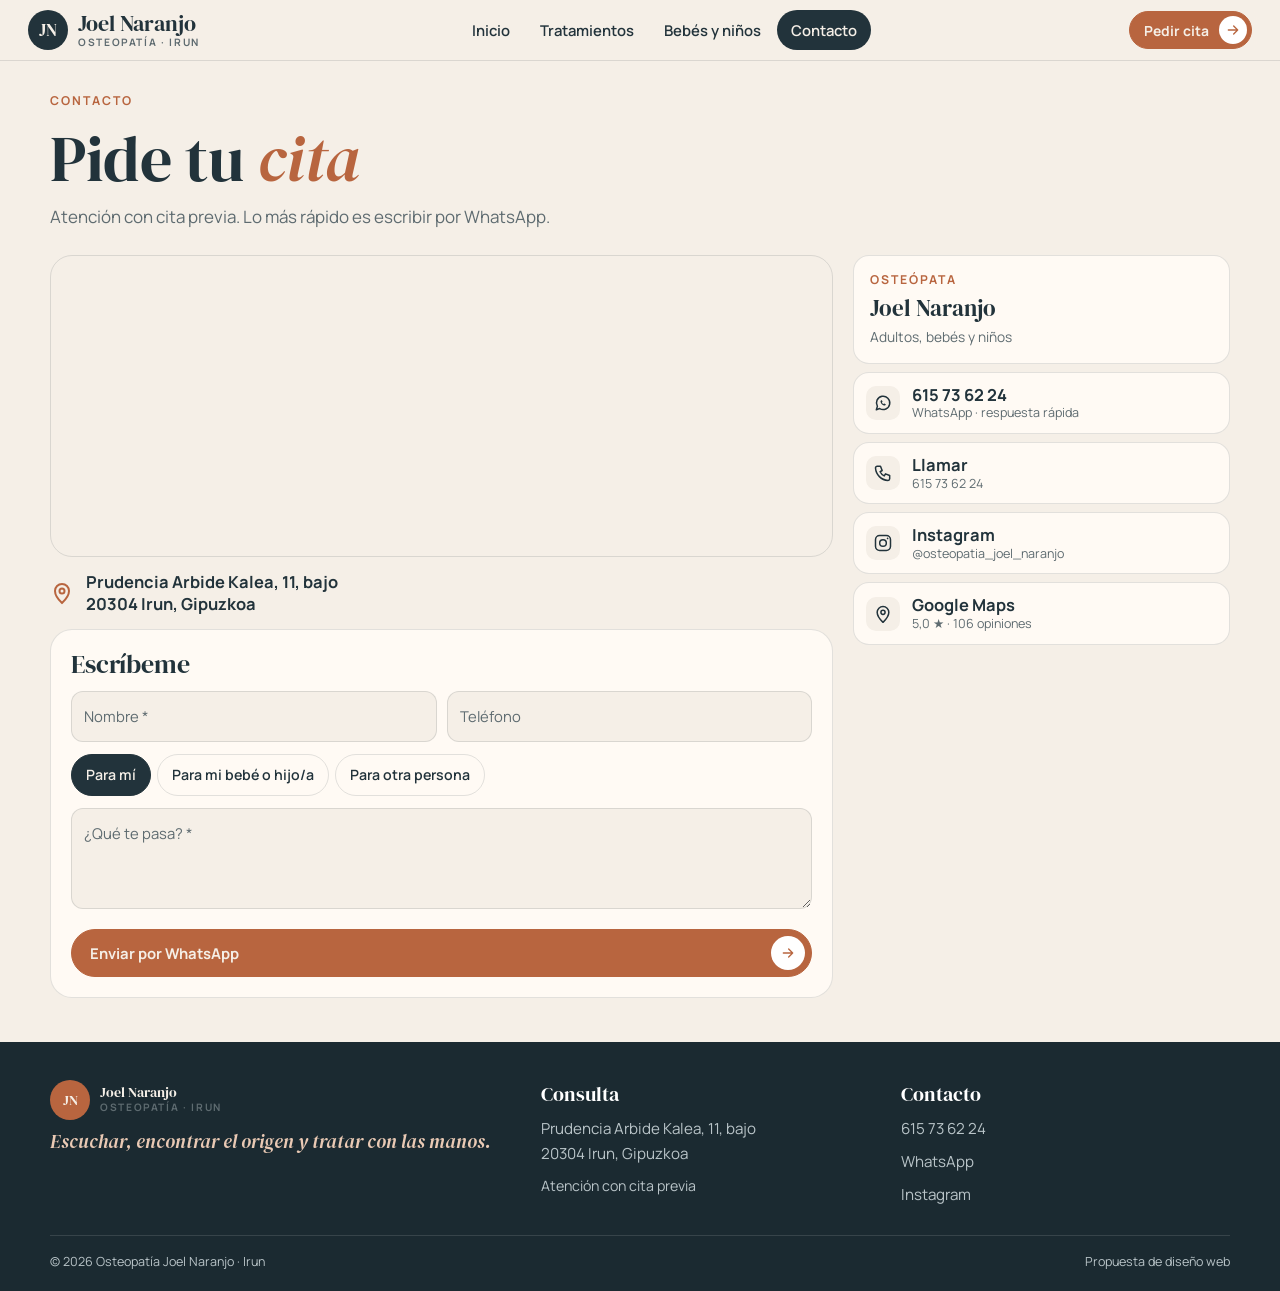
<file: contacto.html>
<!doctype html><html lang="es"><head><meta charset="utf-8"><meta name="viewport" content="width=device-width,initial-scale=1"><title>Contacto · Osteopatía Joel Naranjo, Irun</title><meta name="description" content="Pide cita en la consulta de osteopatía de Joel Naranjo en Irun. WhatsApp 615 73 62 24."><meta name="theme-color" content="#f5efe7">
<meta property="og:title" content="Contacto · Osteopatía Joel Naranjo, Irun"><meta property="og:description" content="Pide cita en la consulta de osteopatía de Joel Naranjo en Irun. WhatsApp 615 73 62 24."><meta property="og:image" content="https://lh3.googleusercontent.com/gps-cs-s/ANWiy9TvJ41HkzlFeAHoRbrjeAMNfdYeSB2c6aZxkKCM9-_R3UvihWblQCueUSfmP-xkuAS_VNYZGb2ejnvZMev5KFdSvprBQUGkmzEg_6mpwlvrNsRqUAPQyBxaNgTcz-XYGoepztT1=w1200">
<link rel="icon" href="favicon.svg" type="image/svg+xml"><link rel="preconnect" href="https://fonts.googleapis.com"><link rel="preconnect" href="https://fonts.gstatic.com" crossorigin>
<link href="https://fonts.googleapis.com/css2?family=DM+Serif+Display:ital@0;1&family=Manrope:wght@400;500;600;700&display=swap" rel="stylesheet"><link rel="stylesheet" href="styles.css?v=1793098519"></head><body>
<header class="top"><a class="brand" href="index.html?v=1793098519"><span class="mono">JN</span><span>Joel Naranjo<small>Osteopatía · Irun</small></span></a>
<nav class="menu"><a href="index.html?v=1793098519">Inicio</a><a href="tratamientos.html?v=1793098519">Tratamientos</a><a href="bebes.html?v=1793098519">Bebés y niños</a><a href="contacto.html?v=1793098519" class=on>Contacto</a></nav><div class="act"><a class="btn mag sm pri hcta" href="https://wa.me/34615736224?text=Hola%20Joel%2C%20me%20gustar%C3%ADa%20pedir%20cita." target=_blank rel=noopener><span>Pedir cita</span><i><svg viewBox="0 0 24 24" aria-hidden="true"><path d="M5 12h14M13 6l6 6-6 6"/></svg></i></a><button class="burger" aria-label="Menú" aria-expanded="false"><span></span><span></span></button></div></header>
<main><section class="phd pc"><div class="wrap"><p class="eyebrow">Contacto</p><h1>Pide tu <em>cita</em></h1><p class="lead">Atención con cita previa. Lo más rápido es escribir por WhatsApp.</p></div></section>
<section class="sec pt0"><div class="wrap cg"><div class="mcol"><div class="mapbox"><iframe title="Mapa de la consulta de Joel Naranjo" loading="lazy" src="https://maps.google.com/maps?q=Prudencia%20Arbide%20Kalea%2011%2C%2020304%20Irun&z=16&output=embed"></iframe></div>
<a class="addr" href="https://www.google.com/maps/place/?q=place_id:ChIJg5iMrVcJUQ0RHD5cQB5Qoo4" target="_blank" rel="noopener"><svg viewBox="0 0 24 24"><path d="M12 22s7-6.5 7-12a7 7 0 0 0-14 0c0 5.5 7 12 7 12z"/><circle cx="12" cy="10" r="2.5"/></svg><span><b>Prudencia Arbide Kalea, 11, bajo</b><b>20304 Irun, Gipuzkoa</b></span></a>
<form class="form" id="cf"><h3>Escríbeme</h3><div class="fs"><div class="fl"><input name="n" id="fn" placeholder=" " required><label for="fn">Nombre *</label></div><div class="fl"><input name="t" id="ft" type="tel" placeholder=" "><label for="ft">Teléfono</label></div></div>
<div class="opts" id="who"><button type="button" class="opt on">Para mí</button><button type="button" class="opt">Para mi bebé o hijo/a</button><button type="button" class="opt">Para otra persona</button></div>
<div class="fl"><textarea name="m" id="fm" rows="3" placeholder=" " required></textarea><label for="fm">¿Qué te pasa? *</label></div>
<button class="btn mag pri full" type="submit"><span>Enviar por WhatsApp</span><i><svg viewBox="0 0 24 24" aria-hidden="true"><path d="M5 12h14M13 6l6 6-6 6"/></svg></i></button></form></div>
<aside class="cards"><div class="cc"><span class="eyebrow">Osteópata</span><b>Joel Naranjo</b><small>Adultos, bebés y niños</small></div>
<a class="soc wa" href="https://wa.me/34615736224?text=Hola%20Joel%2C%20me%20gustar%C3%ADa%20pedir%20cita." target="_blank" rel="noopener"><svg viewBox="0 0 24 24"><path d="M4 20l1.3-4A8 8 0 1 1 8 18.7z"/><path class="f" d="M9 9.5c0 3 2.5 5.5 5.5 5.5l1-1.5-2-1-1 .8a4 4 0 0 1-1.8-1.8l.8-1-1-2z"/></svg><span><b>615 73 62 24</b><small>WhatsApp · respuesta rápida</small></span></a>
<a class="soc tl" href="tel:+34615736224"><svg viewBox="0 0 24 24"><path d="M5 4h4l2 5-2.5 1.5a11 11 0 0 0 5 5L15 13l5 2v4a2 2 0 0 1-2 2A16 16 0 0 1 3 6a2 2 0 0 1 2-2"/></svg><span><b>Llamar</b><small>615 73 62 24</small></span></a>
<a class="soc ig" href="https://www.instagram.com/osteopatia_joel_naranjo/" target="_blank" rel="noopener"><svg viewBox="0 0 24 24"><rect x="3" y="3" width="18" height="18" rx="5"/><circle cx="12" cy="12" r="4"/><circle cx="17.5" cy="6.5" r="1" class="f"/></svg><span><b>Instagram</b><small>@osteopatia_joel_naranjo</small></span></a>
<a class="soc gm" href="https://www.google.com/maps/place/?q=place_id:ChIJg5iMrVcJUQ0RHD5cQB5Qoo4" target="_blank" rel="noopener"><svg viewBox="0 0 24 24"><path d="M12 22s7-6.5 7-12a7 7 0 0 0-14 0c0 5.5 7 12 7 12z"/><circle cx="12" cy="10" r="2.5"/></svg><span><b>Google Maps</b><small>5,0 ★ · 106 opiniones</small></span></a></aside></div></section></main>
<footer><div class="wrap fg"><div><a class="brand" href="index.html?v=1793098519"><span class="mono">JN</span><span>Joel Naranjo<small>Osteopatía · Irun</small></span></a><p class="motto">Escuchar, encontrar el origen y tratar con las manos.</p></div>
<div><b>Consulta</b><a href="https://www.google.com/maps/place/?q=place_id:ChIJg5iMrVcJUQ0RHD5cQB5Qoo4" target="_blank" rel="noopener">Prudencia Arbide Kalea, 11, bajo<br>20304 Irun, Gipuzkoa</a><span>Atención con cita previa</span></div>
<div><b>Contacto</b><a href="tel:+34615736224">615 73 62 24</a><a href="https://wa.me/34615736224?text=Hola%20Joel%2C%20me%20gustar%C3%ADa%20pedir%20cita." target="_blank" rel="noopener">WhatsApp</a><a href="https://www.instagram.com/osteopatia_joel_naranjo/" target="_blank" rel="noopener">Instagram</a></div></div>
<div class="wrap legal"><span>© 2026 Osteopatía Joel Naranjo · Irun</span><span>Propuesta de diseño web</span></div></footer>
<div class="lb" hidden><button class="lbx" aria-label="Cerrar">✕</button><img alt=""></div>
<script src="script.js?v=1793098519"></script></body></html>
</file>
<file: styles.css>
:root{--bg:#f5efe7;--bg2:#ece3d7;--card:#fffaf4;--ink:#22333b;--mut:#5e6b70;--line:rgba(34,51,59,.13);--clay:#b8653f;--clay2:#e9c9b4;--sage:#8aa399}
*{box-sizing:border-box;margin:0}html{scroll-behavior:smooth;font-size:16.5px}
body{font-family:Manrope,system-ui,sans-serif;background:var(--bg);color:var(--ink);line-height:1.65;overflow-x:hidden;-webkit-font-smoothing:antialiased}
a{color:inherit}img{max-width:100%;display:block}button{font:inherit}
h1,h2,h3{font-family:'DM Serif Display',Georgia,serif;font-weight:400;line-height:1.08;letter-spacing:-.005em}
h1 em,h2 em{color:var(--clay)}
.wrap{width:min(1180px,100% - 40px);margin:0 auto}
.eyebrow{font-size:.74rem;font-weight:700;letter-spacing:.16em;text-transform:uppercase;color:var(--clay);display:flex;align-items:center;gap:10px}
.dot{width:8px;height:8px;border-radius:50%;background:var(--sage);box-shadow:0 0 0 4px rgba(138,163,153,.25)}
.top{position:sticky;top:0;z-index:40;display:flex;justify-content:space-between;align-items:center;gap:16px;padding:10px 28px;background:rgba(245,239,231,.9);backdrop-filter:blur(12px);border-bottom:1px solid var(--line)}
.brand{display:flex;align-items:center;gap:10px;text-decoration:none;font:400 1.35rem 'DM Serif Display',serif;line-height:1.05}.brand small{display:block;font:700 .62rem Manrope,sans-serif;letter-spacing:.16em;text-transform:uppercase;color:var(--mut)}
.mono{width:40px;height:40px;border-radius:50%;background:var(--ink);color:var(--bg);display:grid;place-items:center;font:400 1rem 'DM Serif Display',serif;flex:none}
.menu{display:flex;gap:2px}.menu a{text-decoration:none;font-size:.9rem;font-weight:600;padding:8px 14px;border-radius:99px;transition:background .25s,color .25s}.menu a:hover{background:rgba(34,51,59,.06)}.menu a.on{background:var(--ink);color:var(--bg)}
.act{display:flex;align-items:center;gap:10px}
.btn{position:relative;display:inline-flex;align-items:center;gap:12px;text-decoration:none;font:700 .9rem Manrope,sans-serif;padding:6px 6px 6px 18px;border-radius:99px;border:1px solid var(--ink);background:var(--ink);color:var(--bg);cursor:pointer;overflow:hidden;isolation:isolate;transition:transform .35s cubic-bezier(.2,.8,.2,1),color .35s}
.btn:before{content:"";position:absolute;inset:0;background:var(--clay);transform:translateY(101%);transition:transform .45s cubic-bezier(.7,0,.2,1);z-index:-1}.btn:hover:before{transform:none}
.btn i{width:34px;height:34px;border-radius:50%;background:var(--bg);color:var(--ink);display:grid;place-items:center;overflow:hidden;flex:none}.btn i svg{width:16px;fill:none;stroke:currentColor;stroke-width:2;stroke-linecap:round;stroke-linejoin:round}.btn:hover i svg{animation:arr .5s cubic-bezier(.7,0,.2,1)}
@keyframes arr{49%{transform:translateX(140%)}50%{transform:translateX(-140%)}100%{transform:none}}
.btn.pri{background:var(--clay);border-color:var(--clay)}.btn.pri:before{background:var(--ink)}.btn.pri i{background:#fff;color:var(--clay)}
.btn.ghost{background:transparent;color:var(--ink)}.btn.ghost:hover{color:#fff;border-color:var(--clay)}.btn.ghost i{background:var(--ink);color:var(--bg)}
.btn.sm{font-size:.84rem;padding:4px 4px 4px 14px;gap:10px}.btn.sm i{width:28px;height:28px}.btn.full{width:100%;justify-content:space-between}.btn:active{transform:scale(.97)}
.btns{display:flex;flex-wrap:wrap;gap:12px;margin-top:22px}
.burger{display:none;background:none;border:0;width:42px;height:42px;cursor:pointer}.burger span{display:block;height:2px;background:var(--ink);margin:7px 9px}
/* hero */
.hero{padding:34px 0 40px;overflow:hidden}.hg{display:grid;grid-template-columns:1fr 1fr;gap:48px;align-items:center}
.hero h1{font-size:clamp(2.8rem,6vw,5rem);margin:14px 0 14px}.hero h1 em{font-style:italic}
.lead{color:var(--mut);font-size:1.03rem;max-width:560px}
.trust{list-style:none;padding:0;display:grid;grid-template-columns:repeat(3,1fr);margin-top:24px;border-top:1px solid var(--line)}.trust li{padding:12px 10px 0 0}.trust b{display:block;font:400 1.9rem 'DM Serif Display',serif}.trust span{font-size:.78rem;color:var(--mut)}
.hv{position:relative;min-height:440px}.ph{border-radius:28px;overflow:hidden;background:var(--bg2);box-shadow:0 30px 60px -30px rgba(34,51,59,.45)}.ph img{width:100%;height:100%;object-fit:cover}
.p1{position:absolute;left:0;top:0;width:72%;height:88%;border-radius:200px 200px 28px 28px}.p2{position:absolute;right:0;bottom:0;width:44%;height:52%;border:6px solid var(--bg)}
.chip{position:absolute;left:6%;bottom:2%;background:var(--card);border:1px solid var(--line);border-radius:18px;padding:10px 16px;font:italic 400 1.1rem 'DM Serif Display',serif;box-shadow:0 14px 30px -18px rgba(34,51,59,.4);display:grid}.chip small{font:600 .72rem Manrope,sans-serif;color:var(--mut)}
/* secciones */
.sec{padding:44px 0}.sec.soft{background:var(--bg2)}.pt0{padding-top:6px}
.sh{display:flex;flex-direction:column;gap:8px;margin-bottom:24px;max-width:720px}.sh.row{flex-direction:row;justify-content:space-between;align-items:flex-end;max-width:none;flex-wrap:wrap;gap:12px}
h2{font-size:clamp(2rem,4vw,3rem)}h2 em{font-style:italic}.lnk{color:var(--clay);font-weight:700;text-decoration:none}.lnk:hover{text-decoration:underline}
.duo{display:grid;grid-template-columns:1fr 1fr;gap:16px}.card{display:grid;grid-template-columns:.9fr 1fr;background:var(--card);border:1px solid var(--line);border-radius:24px;overflow:hidden;text-decoration:none;transition:transform .35s,box-shadow .35s}.card:hover{transform:translateY(-4px);box-shadow:0 24px 40px -26px rgba(34,51,59,.4)}
.cimg{min-height:240px}.cimg img{width:100%;height:100%;object-fit:cover;transition:transform .8s}.card:hover .cimg img{transform:scale(1.05)}
.ctx{padding:22px;display:flex;flex-direction:column;gap:8px}.ctx h3{font-size:1.7rem}.ctx p{color:var(--mut);font-size:.92rem}
.tag{align-self:flex-start;font-size:.7rem;font-weight:700;letter-spacing:.12em;text-transform:uppercase;background:var(--clay2);color:#7a3e22;padding:4px 10px;border-radius:99px}.tag.t2{background:#d5e1dc;color:#3d5a50}
.more{margin-top:auto;display:flex;align-items:center;gap:8px;font-weight:700;font-size:.88rem;color:var(--clay)}.more svg{width:16px;fill:none;stroke:currentColor;stroke-width:2;transition:transform .3s}.card:hover .more svg{transform:translateX(4px)}
.steps{list-style:none;padding:0;display:grid;grid-template-columns:repeat(4,1fr);gap:14px;counter-reset:s}.steps li{counter-increment:s;background:var(--card);border:1px solid var(--line);border-radius:22px;padding:20px;position:relative}
.steps li:before{content:counter(s);position:absolute;top:16px;right:18px;font:italic 400 2.4rem 'DM Serif Display',serif;color:var(--clay2);line-height:1}.steps b{font:400 1.35rem 'DM Serif Display',serif;display:block;margin-bottom:6px}.steps p{color:var(--mut);font-size:.9rem}
.qs{display:grid;grid-template-columns:repeat(3,1fr);gap:14px}.q{background:var(--card);border:1px solid var(--line);border-radius:22px;padding:22px;display:flex;flex-direction:column;justify-content:space-between;gap:14px;transition:transform .35s}.q:hover{transform:translateY(-3px)}
.q blockquote{font:400 1.12rem/1.4 'DM Serif Display',serif}.q blockquote:before{content:"★★★★★";display:block;font:600 .78rem Manrope,sans-serif;color:var(--clay);letter-spacing:3px;margin-bottom:8px}
.q figcaption{display:flex;justify-content:space-between;align-items:center;font-size:.82rem}.q figcaption span{color:var(--mut);background:var(--bg);padding:3px 10px;border-radius:99px;font-size:.72rem;font-weight:600}
.q2{grid-template-columns:1fr 1fr;margin-bottom:16px}
.gal{display:grid;grid-template-columns:repeat(6,1fr);gap:10px}.g{border:0;padding:0;border-radius:18px;overflow:hidden;cursor:zoom-in;aspect-ratio:3/4;background:var(--bg2)}.g img{width:100%;height:100%;object-fit:cover;transition:transform .8s}.g:hover img{transform:scale(1.06)}.g4{grid-template-columns:repeat(4,1fr)}
.lb{position:fixed;inset:0;z-index:70;background:rgba(20,28,32,.93);display:grid;place-items:center;padding:20px}.lb[hidden]{display:none}.lb img{max-height:86vh;max-width:min(1000px,92vw);border-radius:14px}.lbx{position:absolute;top:14px;right:20px;background:none;border:0;color:#fff;font-size:1.8rem;cursor:pointer}
.fq{display:grid;grid-template-columns:.8fr 1.2fr;gap:44px}.note{font-size:.84rem;color:var(--mut);background:var(--card);border-left:3px solid var(--sage);padding:10px 14px;border-radius:8px;margin-top:6px}
.faq{border-top:1px solid var(--line)}details{border-bottom:1px solid var(--line)}summary{list-style:none;cursor:pointer;display:flex;justify-content:space-between;align-items:center;gap:20px;padding:14px 0;font-weight:700}summary::-webkit-details-marker{display:none}
.pm{width:26px;height:26px;border-radius:50%;border:1px solid var(--line);position:relative;flex:none;transition:transform .35s,background .3s}.pm:before,.pm:after{content:"";position:absolute;left:50%;top:50%;width:10px;height:2px;background:var(--ink);transform:translate(-50%,-50%)}.pm:after{transform:translate(-50%,-50%) rotate(90deg);transition:transform .35s}
details[open] .pm{background:var(--clay);border-color:var(--clay);transform:rotate(180deg)}details[open] .pm:before,details[open] .pm:after{background:#fff}details[open] .pm:after{transform:translate(-50%,-50%)}details p{color:var(--mut);padding:0 40px 14px 0;font-size:.94rem}
.cta{background:var(--ink);color:var(--bg);padding:40px 0}.ci{display:flex;justify-content:space-between;align-items:center;gap:24px;flex-wrap:wrap}.ci h2{font-size:clamp(1.9rem,4vw,2.8rem)}.ci p{color:#b9c4c8}.ci .btns{margin:0}.cta .btn.ghost{color:var(--bg);border-color:rgba(255,255,255,.35)}.cta .btn.ghost i{background:var(--bg);color:var(--ink)}
/* subpáginas */
.phd{padding:36px 0 26px}.phd h1{font-size:clamp(2.5rem,5vw,4rem);margin:12px 0 10px}.phd h1 em{font-style:italic}.phd.pc{padding:30px 0 18px}
.phg{display:grid;grid-template-columns:1.1fr .9fr;gap:40px;align-items:center}.p3{aspect-ratio:4/5;border-radius:200px 200px 28px 28px;max-height:460px;margin-left:auto;width:100%}
/* mapa corporal */
.bm{display:grid;grid-template-columns:.8fr 1.2fr;gap:28px;align-items:start;background:var(--card);border:1px solid var(--line);border-radius:28px;padding:26px}
.bmfig{position:relative;max-width:300px;margin:0 auto;width:100%}.body{width:100%;display:block}.sil *{fill:var(--bg2);stroke:rgba(34,51,59,.25);stroke-width:1.2}
.spot{position:absolute;transform:translate(-50%,-50%);width:34px;height:34px;border-radius:50%;border:0;background:transparent;cursor:pointer;display:grid;place-items:center}
.spot span{width:16px;height:16px;border-radius:50%;background:var(--clay);box-shadow:0 0 0 0 rgba(184,101,63,.5);animation:pulse 2s infinite;transition:transform .3s}
.spot:hover span,.spot.on span{transform:scale(1.35);background:var(--ink);animation:none;box-shadow:0 0 0 8px rgba(34,51,59,.15)}
@keyframes pulse{70%{box-shadow:0 0 0 14px rgba(184,101,63,0)}100%{box-shadow:0 0 0 0 rgba(184,101,63,0)}}
.bmhint{text-align:center;font-size:.8rem;color:var(--mut);margin-top:6px}
.zchips{display:flex;flex-wrap:wrap;gap:6px;margin-bottom:16px}.zc,.opt{padding:8px 14px;border-radius:99px;border:1px solid var(--line);background:transparent;cursor:pointer;font-weight:600;font-size:.86rem;color:var(--ink);transition:.25s}.zc:hover,.opt:hover{border-color:var(--ink)}.zc.on,.opt.on{background:var(--ink);color:var(--bg);border-color:var(--ink)}
.zp{display:flex;flex-direction:column;gap:10px;animation:fade .45s}.zp[hidden]{display:none}.zp h3{font-size:2rem}.zp p{color:var(--mut)}
.pills{list-style:none;padding:0;display:flex;flex-wrap:wrap;gap:6px}.pills li{background:var(--bg);border-radius:99px;padding:5px 12px;font-size:.84rem;font-weight:600}
.zp blockquote{font:italic 400 1.1rem/1.4 'DM Serif Display',serif;border-left:3px solid var(--clay);padding:4px 0 4px 14px;margin:4px 0 6px}.zp cite{display:block;font:600 .78rem Manrope,sans-serif;color:var(--mut);font-style:normal;margin-top:4px}.zp .btn{align-self:flex-start}
@keyframes fade{from{opacity:0;transform:translateY(8px)}}
.tri{display:grid;grid-template-columns:repeat(3,1fr);gap:14px}.tcard{background:var(--card);border:1px solid var(--line);border-radius:22px;overflow:hidden;padding-bottom:18px}.tcard img{width:100%;aspect-ratio:4/3;object-fit:cover;margin-bottom:14px}.tcard h3,.tcard p{padding:0 18px}.tcard h3{font-size:1.4rem;margin-bottom:4px}.tcard p{color:var(--mut);font-size:.9rem}
.kgrid{display:grid;grid-template-columns:repeat(4,1fr);gap:14px}.kc{background:var(--card);border:1px solid var(--line);border-radius:22px;padding:20px}.kn{font:italic 400 2rem 'DM Serif Display',serif;color:var(--clay)}.kc h3{font-size:1.3rem;margin:4px 0 6px}.kc p{color:var(--mut);font-size:.9rem}
/* contacto */
.cg{display:grid;grid-template-columns:1.35fr .65fr;gap:20px;align-items:start}.mcol{display:grid;gap:14px;min-width:0}
.mapbox{border-radius:22px;overflow:hidden;border:1px solid var(--line)}.mapbox iframe{width:100%;height:300px;border:0;display:block;filter:sepia(.25) saturate(.8)}
.addr{display:flex;align-items:center;gap:12px;text-decoration:none}.addr svg{width:24px;height:24px;fill:none;stroke:var(--clay);stroke-width:2;flex:none}.addr span{display:grid;line-height:1.35}.addr b{font-weight:700}.addr:hover b{color:var(--clay)}
.form{background:var(--card);border:1px solid var(--line);border-radius:22px;padding:20px;display:grid;gap:12px}.form h3{font-size:1.6rem}.fs{display:grid;grid-template-columns:1fr 1fr;gap:10px}.opts{display:flex;flex-wrap:wrap;gap:6px}
.fl{position:relative}.fl input,.fl textarea{width:100%;font:inherit;font-size:.93rem;color:var(--ink);padding:18px 12px 6px;border:1px solid var(--line);border-radius:12px;background:var(--bg);resize:vertical;transition:border-color .25s,box-shadow .25s}
.fl input:focus,.fl textarea:focus{outline:none;border-color:var(--clay);box-shadow:0 0 0 4px rgba(184,101,63,.14)}.fl label{position:absolute;left:13px;top:13px;color:var(--mut);font-size:.9rem;pointer-events:none;transition:.2s}
.fl input:focus+label,.fl input:not(:placeholder-shown)+label,.fl textarea:focus+label,.fl textarea:not(:placeholder-shown)+label{top:4px;font-size:.66rem;color:var(--clay)}.fl.err input,.fl.err textarea{border-color:#c0473a}
.cards{display:grid;gap:8px}.cc{background:var(--card);border:1px solid var(--line);border-radius:16px;padding:14px 16px;display:grid;gap:2px}.cc b{font:400 1.4rem 'DM Serif Display',serif}.cc small{color:var(--mut)}
.soc{position:relative;overflow:hidden;isolation:isolate;display:flex;align-items:center;gap:12px;padding:12px;border-radius:16px;border:1px solid var(--line);background:var(--card);text-decoration:none;transition:color .35s,border-color .35s,transform .3s}
.soc:before{content:"";position:absolute;inset:0;z-index:-1;transform:translateY(101%);transition:transform .45s cubic-bezier(.7,0,.2,1)}.soc.wa:before{background:#25d366}.soc.tl:before{background:var(--ink)}.soc.ig:before{background:linear-gradient(45deg,#feda75,#fa7e1e,#d62976,#962fbf,#4f5bd5)}.soc.gm:before{background:linear-gradient(90deg,#4285f4,#34a853 40%,#fbbc05 70%,#ea4335)}
.soc:hover{color:#fff;border-color:transparent;transform:translateY(-3px)}.soc:hover:before{transform:none}.soc.wa:hover{color:#0b2a17}
.soc svg{width:34px;height:34px;flex:none;padding:7px;border-radius:10px;background:var(--bg);fill:none;stroke:currentColor;stroke-width:1.8;stroke-linecap:round;stroke-linejoin:round;transition:background .35s}.soc .f{fill:currentColor;stroke:none}.soc:hover svg{background:rgba(255,255,255,.25)}
.soc span{display:grid;line-height:1.25}.soc b{font-weight:700}.soc small{font-size:.76rem;color:var(--mut);transition:color .35s}.soc:hover small{color:inherit;opacity:.85}
footer{background:#1b2a31;color:#b9c4c8;padding:38px 0 18px;position:relative;overflow:hidden}.fg{display:grid;grid-template-columns:1.4fr 1fr 1fr;gap:30px}.fg>div{display:flex;flex-direction:column;gap:8px}.fg .brand{color:var(--bg)}.fg .mono{background:var(--clay)}
.motto{font:italic 400 1.15rem 'DM Serif Display',serif;color:var(--clay2)}.fg b{color:#fff;font:400 1.2rem 'DM Serif Display',serif}.fg a{text-decoration:none;font-size:.92rem}.fg a:hover{color:#fff}.fg span{font-size:.86rem}
.legal{display:flex;justify-content:space-between;flex-wrap:wrap;gap:10px;border-top:1px solid rgba(255,255,255,.12);margin-top:28px;padding-top:16px;font-size:.76rem}
.reveal{opacity:0;transform:translateY(18px);transition:opacity .9s cubic-bezier(.2,.7,.2,1),transform .9s cubic-bezier(.2,.7,.2,1)}.reveal.in{opacity:1;transform:none}
@media(max-width:1020px){.menu{display:none;position:absolute;top:100%;left:16px;right:16px;flex-direction:column;background:var(--card);border:1px solid var(--line);border-radius:16px;padding:8px}.menu.open{display:flex}.burger{display:block}
.hg,.fq,.cg,.phg,.bm{grid-template-columns:1fr}.hv{min-height:380px;max-width:520px}.duo,.qs,.q2{grid-template-columns:1fr}.steps,.kgrid{grid-template-columns:1fr 1fr}.gal{grid-template-columns:repeat(3,1fr)}.tri{grid-template-columns:1fr}.card{grid-template-columns:1fr 1.2fr}}
@media(max-width:600px){html{font-size:16px}.top{padding:10px 16px}.hcta{display:none}.sec{padding:34px 0}.hero{padding:22px 0 30px}.trust b{font-size:1.5rem}
.steps,.kgrid,.fg,.fs{grid-template-columns:1fr}.card{grid-template-columns:1fr}.cimg{min-height:190px;max-height:220px}.gal,.g4{grid-template-columns:1fr 1fr}.hv{min-height:330px}.btns .btn{flex:1 1 100%;justify-content:space-between}.bm{padding:16px}.bmfig{max-width:220px}.p3{max-height:360px}}
@media(prefers-reduced-motion:reduce){*,*:before,*:after{animation:none!important;transition:none!important}.reveal{opacity:1;transform:none}}
img[data-pix]{visibility:hidden}img[data-pix].pxd{visibility:visible}img[data-pix].pxf{visibility:visible;filter:blur(14px)}
</file>
